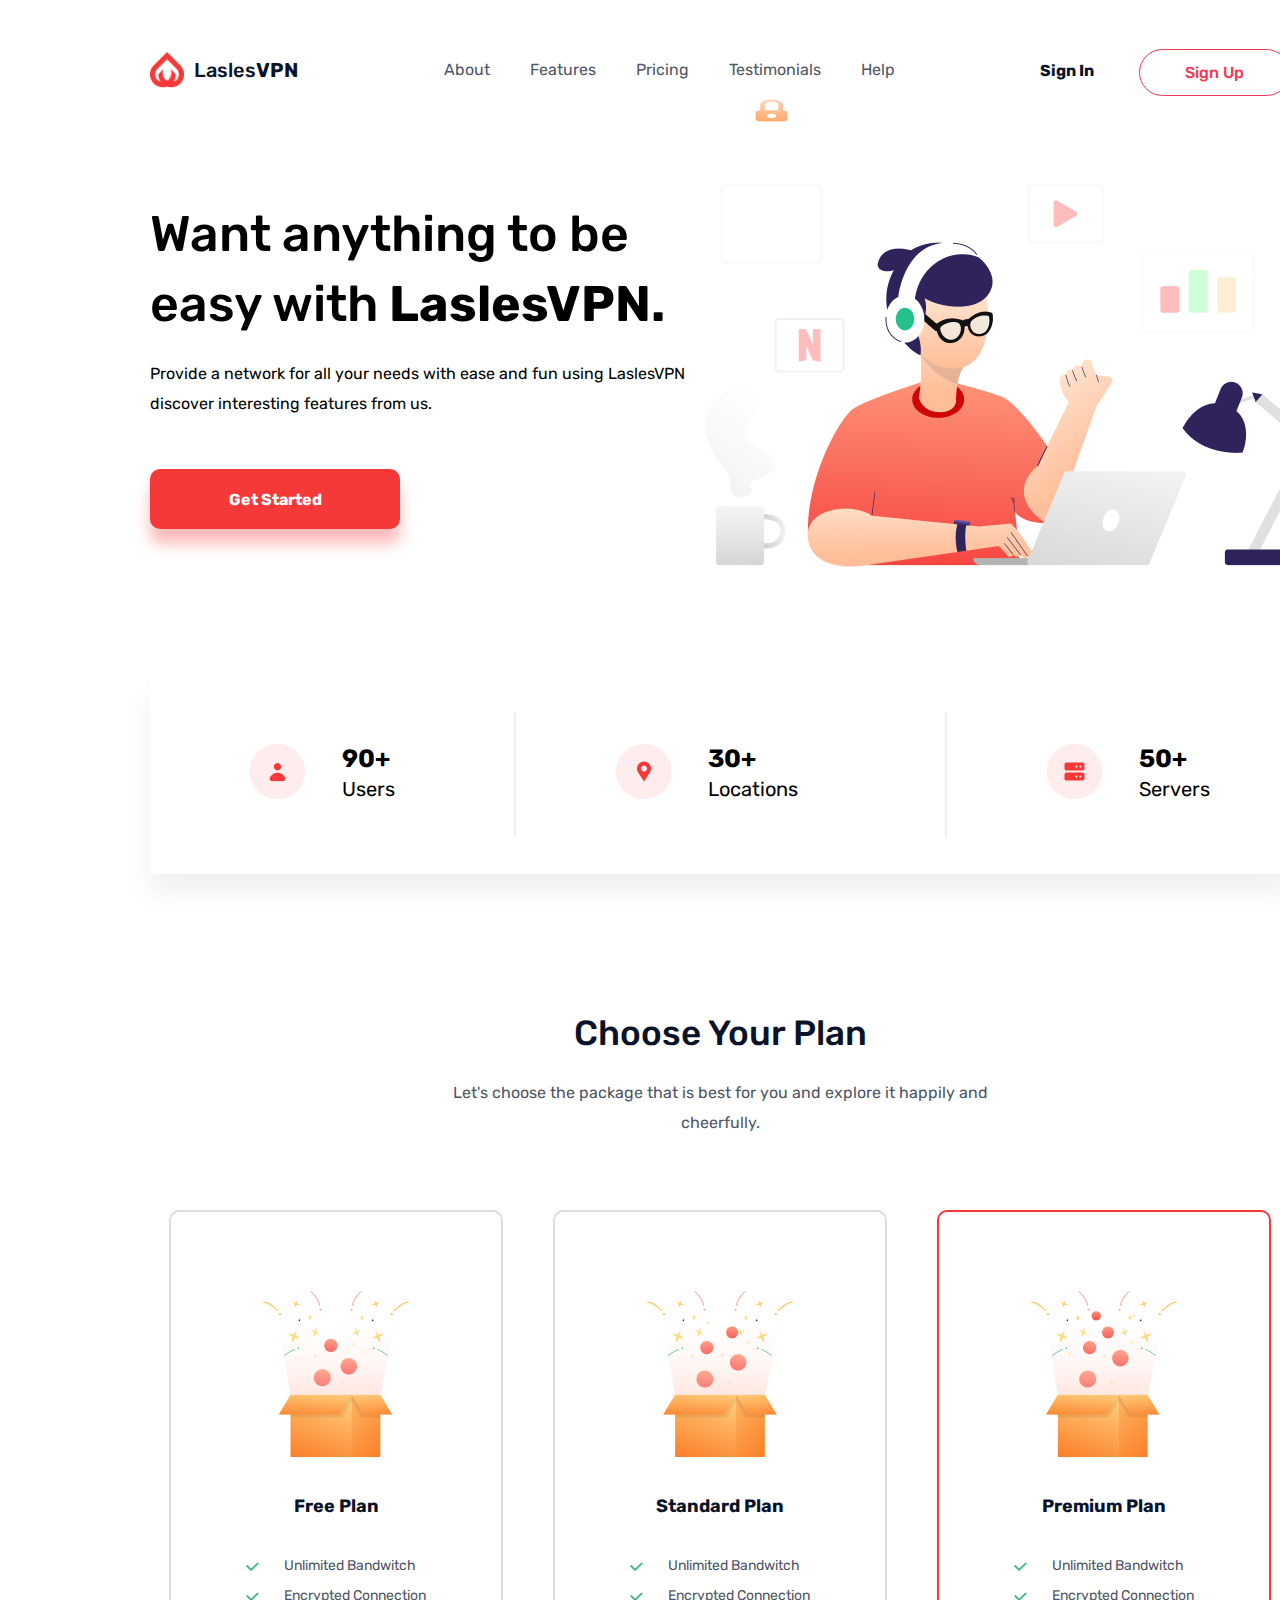
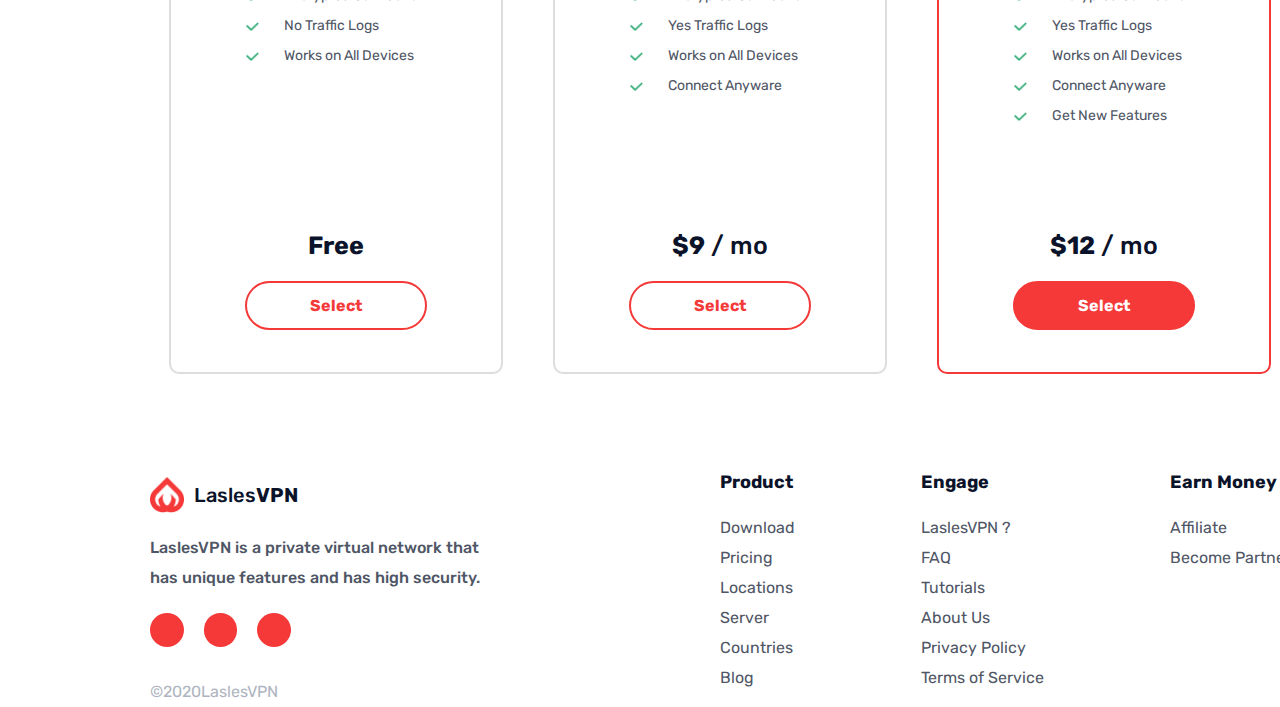
<file: lw3(1)/index.html>
<!DOCTYPE html>
<html lang="en">
  <head>
    <meta charset="UTF-8" />
    <meta name="viewport" content="width=device-width, initial-scale=1.0" />
    <title>Document</title>
    <link rel="stylesheet" href="styles/style.css" />
  </head>

  <body>
    <header class="header">
      <div class="header-logo">
        <img src="images/logo.png" />
        <div class="header-logo__text">Lasles<b>VPN</b></div>
      </div>
      <div class="header-menu">
        <div class="header-menu__item">About</div>
        <div class="header-menu__item">Features</div>
        <div class="header-menu__item">Pricing</div>
        <div class="header-menu__item">Testimonials</div>
        <div class="header-menu__item">Help</div>
      </div>
      <div class="header-account">
        <div class="header-account__button"><b>Sign In</b></div>
        <div class="header-account__button header-account__button--sign-up">
          Sign Up
        </div>
      </div>
    </header>
    <div class="basic-information">
      <div class="basic-information-text">
        <div class="basic-information-text__header">
          Want anything to be easy with <b>LaslesVPN.</b>
        </div>
        <div class="basic-information-text__description">
          Provide a network for all your needs with ease and fun using LaslesVPN
          discover interesting features from us.
        </div>
        <button class="basic-information-text__button">Get Started</button>
      </div>
      <div class="basic-information-image">
        <img class="basic-information-image" src="images/main.png" />
      </div>
    </div>
    <div class="company-info">
      <div class="company-info-item">
        <div class="company-info-item__picture">
          <img src="images/users.png" alt="" />
        </div>
        <div class="company-info-item-text">
          <div class="company-info-item-text__quantity">90+</div>
          <div class="company-info-item-text__name">Users</div>
        </div>
      </div>
      <div class="company-info-item">
        <div class="company-info-item__picture">
          <img src="images/locations.png" alt="" />
        </div>
        <div class="company-info-item-text">
          <div class="company-info-item-text__quantity">30+</div>
          <div class="company-info-item-text__name">Locations</div>
        </div>
      </div>
      <div class="company-info-item">
        <div class="company-info-item__picture">
          <img src="images/servers.png" alt="" />
        </div>
        <div class="company-info-item-text">
          <div class="company-info-item-text__quantity">50+</div>
          <div class="company-info-item-text__name">Servers</div>
        </div>
      </div>
    </div>
    <div class="plan">
      <div class="plan-text__header">Choose Your Plan</div>
      <div class="plan-text__description">
        Let's choose the package that is best for you and explore it happily and
        cheerfully.
      </div>
    </div>
    <div class="plan-menu">
      <div class="plan-menu-item">
        <div class="plan-menu-item-logo">
          <img
            src="images/free-plan.png"
            alt=""
            class="plan-menu-item-logo__img"
          />
          <div class="plan-menu-item-logo__text"><b>Free Plan</b></div>
        </div>
        <ul class="plan-list">
          <li class="plan-list-item">
            <img src="images/tick.png" alt="" class="plan-list-item__img" />
            <div class="plan-list-item__text">Unlimited Bandwitch</div>
          </li>
          <li class="plan-list-item">
            <img src="images/tick.png" alt="" class="plan-list-item__img" />
            <div class="plan-list-item__text">Encrypted Connection</div>
          </li>
          <li class="plan-list-item">
            <img src="images/tick.png" alt="" class="plan-list-item__img" />
            <div class="plan-list-item__text">No Traffic Logs</div>
          </li>
          <li class="plan-list-item">
            <img src="images/tick.png" alt="" class="plan-list-item__img" />
            <div class="plan-list-item__text">Works on All Devices</div>
          </li>
        </ul>
        <div class="plan-menu-item__price"><b>Free</b></div>
        <div class="plan-menu-item__btn">Select</div>
      </div>
      <div class="plan-menu-item">
        <div class="plan-menu-item-logo">
          <img
            src="images/standart-plan.png"
            alt=""
            class="plan-menu-item-logo__img"
          />
          <div class="plan-menu-item-logo__text"><b>Standard Plan</b></div>
        </div>
        <ul class="plan-list">
          <li class="plan-list-item">
            <img src="images/tick.png" alt="" class="plan-list-item__img" />
            <div class="plan-list-item__text">Unlimited Bandwitch</div>
          </li>
          <li class="plan-list-item">
            <img src="images/tick.png" alt="" class="plan-list-item__img" />
            <div class="plan-list-item__text">Encrypted Connection</div>
          </li>
          <li class="plan-list-item">
            <img src="images/tick.png" alt="" class="plan-list-item__img" />
            <div class="plan-list-item__text">Yes Traffic Logs</div>
          </li>
          <li class="plan-list-item">
            <img src="images/tick.png" alt="" class="plan-list-item__img" />
            <div class="plan-list-item__text">Works on All Devices</div>
          </li>
          <li class="plan-list-item">
            <img src="images/tick.png" alt="" class="plan-list-item__img" />
            <div class="plan-list-item__text">Connect Anyware</div>
          </li>
        </ul>
        <div class="plan-menu-item__price"><b>$9</b> / mo</div>
        <div class="plan-menu-item__btn">Select</div>
      </div>
      <div class="plan-menu-item--active">
        <div class="plan-menu-item-logo">
          <img
            src="images/premium-plan.png"
            alt=""
            class="plan-menu-item-logo__img"
          />
          <div class="plan-menu-item-logo__text"><b>Premium Plan</b></div>
        </div>
        <ul class="plan-list">
          <li class="plan-list-item">
            <img src="images/tick.png" alt="" class="plan-list-item__img" />
            <div class="plan-list-item__text">Unlimited Bandwitch</div>
          </li>
          <li class="plan-list-item">
            <img src="images/tick.png" alt="" class="plan-list-item__img" />
            <div class="plan-list-item__text">Encrypted Connection</div>
          </li>
          <li class="plan-list-item">
            <img src="images/tick.png" alt="" class="plan-list-item__img" />
            <div class="plan-list-item__text">Yes Traffic Logs</div>
          </li>
          <li class="plan-list-item">
            <img src="images/tick.png" alt="" class="plan-list-item__img" />
            <div class="plan-list-item__text">Works on All Devices</div>
          </li>
          <li class="plan-list-item">
            <img src="images/tick.png" alt="" class="plan-list-item__img" />
            <div class="plan-list-item__text">Connect Anyware</div>
          </li>
          <li class="plan-list-item">
            <img src="images/tick.png" alt="" class="plan-list-item__img" />
            <div class="plan-list-item__text">Get New Features</div>
          </li>
        </ul>
        <div class="plan-menu-item__price"><b>$12</b> / mo</div>
        <div class="plan-menu-item__btn--active">Select</div>
      </div>
    </div>
    <footer class="footer">
      <div class="footer-info">
        <div class="footer-info-logo">
          <img src="images/logo.png" />
          <div class="footer-info-logo__text">Lasles<b>VPN</b></div>
        </div>
        <div class="footer-info__text">
          LaslesVPN is a private virtual network that has unique features and
          has high security.
        </div>
        <div class="footer-info-circle">
          <div class="circle"></div>
          <div class="circle"></div>
          <div class="circle"></div>
        </div>
        <div class="footer-info__copyright">©2020LaslesVPN</div>
      </div>
      <div class="footer-list footer-list--product">
        <div class="footer-list__header"><b>Product</b></div>
        <div class="footer-list-item"><a href="#" class="footer-list-item__link">Download</a></div>
        <div class="footer-list-item"><a href="#" class="footer-list-item__link">Pricing</a></div>
        <div class="footer-list-item"><a href="#" class="footer-list-item__link">Locations</a></div>
        <div class="footer-list-item"><a href="#" class="footer-list-item__link">Server</a></div>
        <div class="footer-list-item"><a href="#" class="footer-list-item__link">Countries</a></div>
        <div class="footer-list-item"><a href="#" class="footer-list-item__link">Blog</a></div>
      </div>
      <div class="footer-list footer-list--engage">
        <div class="footer-list__header"><b>Engage</b></div>
        <div class="footer-list-item"><a href="#" class="footer-list-item__link">LaslesVPN ?</a></div>
        <div class="footer-list-item"><a href="#" class="footer-list-item__link">FAQ</a></div>
        <div class="footer-list-item"><a href="#" class="footer-list-item__link">Tutorials</a></div>
        <div class="footer-list-item"><a href="#" class="footer-list-item__link">About Us</a></div>
        <div class="footer-list-item"><a href="#" class="footer-list-item__link">Privacy Policy</a></div>
        <div class="footer-list-item"><a href="#" class="footer-list-item__link">Terms of Service</a></div>
      </div>
      <div class="footer-list footer-list--earn-money">
        <div class="footer-list__header"><b>Earn Money</b></div>
        <div class="footer-list-item"><a href="#" class="footer-list-item__link">Affiliate</a></div>
        <div class="footer-list-item"><a href="#" class="footer-list-item__link">Become Partner</a></div>
      </div>
    </footer>
  </body>
</html>
</file>
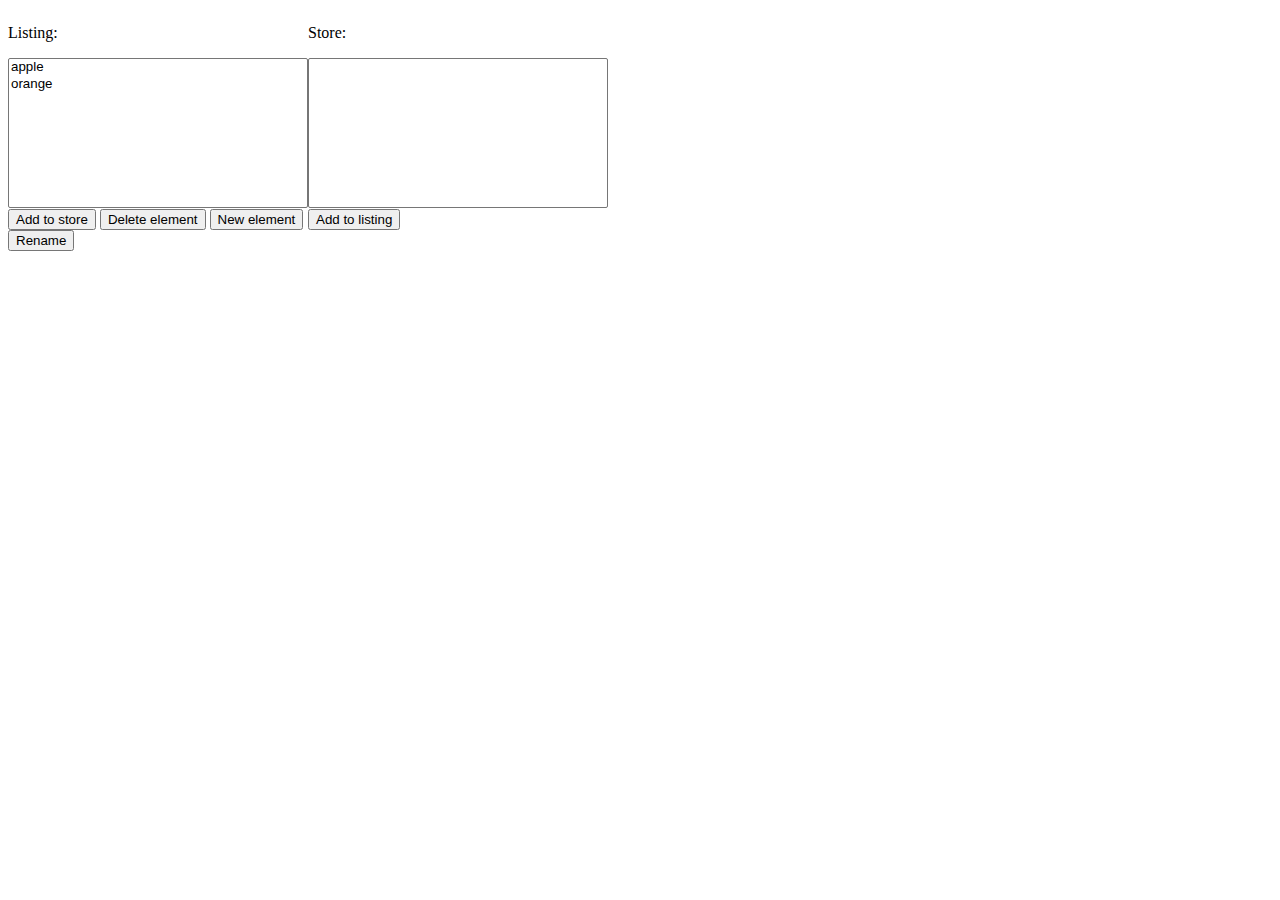
<file: lw3(2)/index.html>
<!DOCTYPE html>
<html lang="en">

<head>
  <meta charset="UTF-8">
  <meta name="viewport" content="width=device-width, initial-scale=1.0">
  <title>Document</title>
  <link rel="stylesheet" href="style/style.css">
</head>

<body>
  <div class="app">
    <div class="listing-block">
      <p>Listing:</p>
      <select size="10" class="listing-select">
        <option>apple</option>
        <option>orange</option>
      </select>
      <br>
      <button id="add-store-button">
        Add to store
      </button>
      <button id="delete-element">
        Delete element
      </button>
      <button id="new-element">
        New element
      </button>
    </div>
    <div class="store-block">
      <p>Store:</p>
      <select size="10" class="store-select">
      </select>
      <br>
      <button id="add-listing">
        Add to listing
      </button>
    </div>
  </div>
  <button id="rename">
    Rename
  </button>
  <script src="script/script.js"></script>
</body>

</html>
</file>
<file: lw3(1)/styles/style.css>
@font-face {
  font-family: "Rubik";
  src: url("../fonts/Rubik-VariableFont_wght.ttf");
}

body {
  width: 1440px;
  margin: 0 auto;
}

.header {
  width: 1140px;
  margin: 45.62px auto 0 auto;
  display: flex;
  flex-direction: row;
  justify-content: space-between;
}

.header-logo {
  margin-top: 6.12px;
  height: 36.23px;
  display: flex;
  flex-direction: row;
}

.header-logo__text {
  font-family: Rubik;
  font-style: normal;
  font-weight: 500;
  font-size: 20px;
  line-height: 24px;
  margin-top: 6.12px;
  margin-left: 10px;
  color: #0b132a;
}

.header-menu {
  display: flex;
  flex-direction: row;
}

.header-account {
  display: flex;
  flex-direction: row;
}

.header-menu__item {
  font-family: Rubik;
  font-style: normal;
  font-weight: normal;
  font-size: 16px;
  line-height: 19px;
  color: #4f5665;
  margin-right: 40px;
  margin-top: 14px;
}

.header-menu__item:hover {
  cursor: pointer;
}

.header-menu__item:last-child {
  margin-right: 0;
}

.header-account__button {
  font-family: Rubik;
  font-style: normal;
  font-weight: 500;
  font-size: 16px;
  line-height: 19px;
  margin-top: 15px;
  left: 1057px;
  color: #0b132a;
}

.header-account__button--sign-up {
  margin-top: 3px;
  margin-left: 45px;
  padding: 13px 45px;
  border: 1px solid #f53855;
  border-radius: 50px;
  color: #f53855;
}

.basic-information {
  display: flex;
  flex-direction: row;
  margin-left: 150px;
  margin-top: 3.84px;
}

.basic-information__text {
  width: 555px;
  margin-top: 116px;
}

.basic-information-text__header {
  font-family: Rubik;
  font-style: normal;
  font-weight: 500;
  width: 555px;
  font-size: 50px;
  line-height: 70px;
  margin-top: 100px;
}

.basic-information-text__description {
  font-family: Rubik;
  font-style: normal;
  font-weight: normal;
  font-size: 16px;
  line-height: 30px;
  margin-top: 20px;
  width: 555px;
}

.basic-information-text__button {
  width: 250px;
  height: 60px;
  margin-top: 50px;
  background: #f53838;
  border:none;
  border-radius: 10px;
  font-family: Rubik;
  font-style: normal;
  font-weight: bold;
  font-size: 16px;
  line-height: 25px;
  color: #ffffff;
  display: flex;
  flex-flow: wrap;
  align-content: center;
  justify-content: center;
  box-shadow: 0 15px 15px rgba(245, 56, 56, 0.35);
  transition-duration: 0.5s;
}

.company-info {
  margin-top: 103px;
  margin-left: 150px;
  width: 1140px;
  height: 200px;
  display: flex;
  flex-flow: wrap;
  align-content: center;
  flex-direction: row;
  justify-content: space-between;
  box-shadow: 0 20px 25px rgba(13, 16, 37, 0.06);
}

.company-info-item {
  display: flex;
  flex-direction: row;
  flex-flow: wrap;
  align-content: center;
  width: 429px;
  height: 125.57px;
  border-right: 2px solid #eeeff2;
}

.company-info-item:first-child {
  width: 364px;
}

.company-info-item:last-child {
  width: 343px;
  border-right: none;
}

.company-info-item__picture {
  height: 55px;
  width: 55px;
  background: #ffecec;
  border-radius: 70px;
  display: flex;
  flex-flow: wrap;
  align-content: center;
  justify-content: center;
  margin-left: 100px;
}

.company-info-item-text {
  margin-left: 36.5px;
}

.company-info-item-text__quantity {
  font-family: Rubik;
  font-style: normal;
  font-weight: bold;
  font-size: 25px;
  line-height: 30px;
}

.company-info-item-text__name {
  font-family: Rubik;
  font-style: normal;
  font-weight: normal;
  font-size: 20px;
  line-height: 30px;
}

.plan-text__header {
  font-family: Rubik;
  font-style: normal;
  font-weight: 500;
  font-size: 35px;
  line-height: 50px;
  text-align: center;
  color: #0b132a;
  margin-top: 133.5px;
}

.plan-text__description {
  font-family: Rubik;
  font-style: normal;
  font-weight: normal;
  font-size: 16px;
  line-height: 30px;
  text-align: center;
  color: #4f5665;
  width: 555px;
  margin: 0 auto;
  margin-top: 20px;
}

.plan-menu {
  width: 1140px;
  margin-left: 150px;
  margin-top: 72px;
  display: flex;
  flex-direction: row;
  flex-flow: wrap;
  align-content: center;
  justify-content: center;
}

.plan-menu-item {
  width: 330px;
  height: 760px;
  border: 2px solid #dddddd;
  border-radius: 10px;
  margin-right: 50px;
  display: flex;
  flex-direction: column;
}

.plan-menu-item--active {
  width: 330px;
  height: 760px;
  border: 2px solid #dddddd;
  border-radius: 10px;
  margin-right: 50px;
  display: flex;
  flex-direction: column;
  border: 2px solid #f53838;
  margin-right: 0;
}

.plan-menu-item-logo {
  margin: 0 auto;
  margin-top: 79.3px;
}

.plan-menu-item-logo__text {
  margin-top: 30px;
  font-family: Rubik;
  font-style: normal;
  font-weight: 500;
  font-size: 18px;
  line-height: 30px;
  text-align: center;
  color: #0b132a;
}

.plan-list {
  margin: 0 auto;
  margin-top: 30px;
  padding: 0px;
  height: 230px;
}

.plan-list-item {
  display: flex;
  flex-direction: row;
}

.plan-list-item__img {
  margin: auto 0;
  margin-right: 25.61px;
  height: 9.07px;
  width: 13.33px;
}

.plan-list-item__text {
  font-family: Rubik;
  font-style: normal;
  font-weight: normal;
  font-size: 14px;
  line-height: 30px;
  color: #4f5665;
}

.plan-menu-item__price {
  margin: 0 auto;
  margin-top: 50px;
  font-family: Rubik;
  font-style: normal;
  font-weight: 500;
  font-size: 25px;
  line-height: 30px;
  text-align: center;
  color: #0b132a;
}

.plan-menu-item__btn {
  margin: 0 auto;
  margin-top: 20px;
  width: 177.88px;
  height: 45px;
  border: 2px solid #f53838;
  border-radius: 50px;
  display: flex;
  flex-flow: wrap;
  align-content: center;
  justify-content: center;
  font-family: Rubik;
  font-style: normal;
  font-weight: bold;
  font-size: 16px;
  line-height: 19px;
  color: #f53838;
}

.plan-menu-item__btn--active {
  margin: 0 auto;
  margin-top: 20px;
  width: 177.88px;
  height: 45px;
  border: 2px solid #f53838;
  border-radius: 50px;
  background-color: #f53838;
  display: flex;
  flex-flow: wrap;
  align-content: center;
  justify-content: center;
  font-family: Rubik;
  font-style: normal;
  font-weight: bold;
  font-size: 16px;
  line-height: 19px;
  color: #fff;
}

.footer {
  margin-top: 97px;
  margin-left: 150px;
  display: flex;
  flex-direction: row;
}

.footer-info-logo__text {
  font-family: Rubik;
  font-style: normal;
  font-weight: 500;
  font-size: 20px;
  line-height: 24px;
  margin-top: 6.12px;
  margin-left: 10px;
  color: #0b132a;
}

.footer-info-logo {
  margin-top: 6.12px;
  height: 36.23px;
  display: flex;
  flex-direction: row;
}

.footer-info__text-logo {
  font-family: Rubik;
  font-style: normal;
  font-weight: 500;
  font-size: 20px;
  line-height: 24px;
  color: #0b132a;
}

.footer-info__text {
  font-family: Rubik;
  font-style: normal;
  font-weight: 500;
  font-size: 16px;
  line-height: 30px;
  color: #4f5665;
  margin-top: 20px;
  width: 340px;
}

.footer-info-circle {
  display: flex;
  flex-direction: row;
  margin-top: 20px;
}

.circle {
  background: #f53838;
  height: 33.6px;
  width: 33.6px;
  border-radius: 70%;
  margin-right: 20px;
}

.footer-info__copyright {
  font-family: Rubik;
  font-style: normal;
  font-weight: normal;
  font-size: 16px;
  line-height: 30px;
  color: #afb5c0;
  margin-top: 30px;
}

.footer-list--product {
  margin-left: 230px;
}

.footer-list--engage {
  margin-left: 126px;
}

.footer-list--earn-money {
  margin-left: 126px;
}

.footer-list__header {
  font-family: Rubik;
  font-style: normal;
  font-weight: 500;
  font-size: 18px;
  color: #0b132a;
  margin-bottom: 20px;
}

.footer-list-item__link {
  margin-bottom: 10px;
  font-family: Rubik;
  font-style: normal;
  font-weight: normal;
  font-size: 16px;
  line-height: 30px;
  color: #4f5665;
  list-style-type: none;
  text-decoration: none;
}
</file>
<file: lw3(2)/style/style.css>
.app {
  display: flex;
  flex-direction: row;
}

.listing-block select,
.store-block select {
  width: 300px;
  height: 150px;
}

#delete-button {
  margin-top: 30px;
  margin-left: 230px
}
</file>
